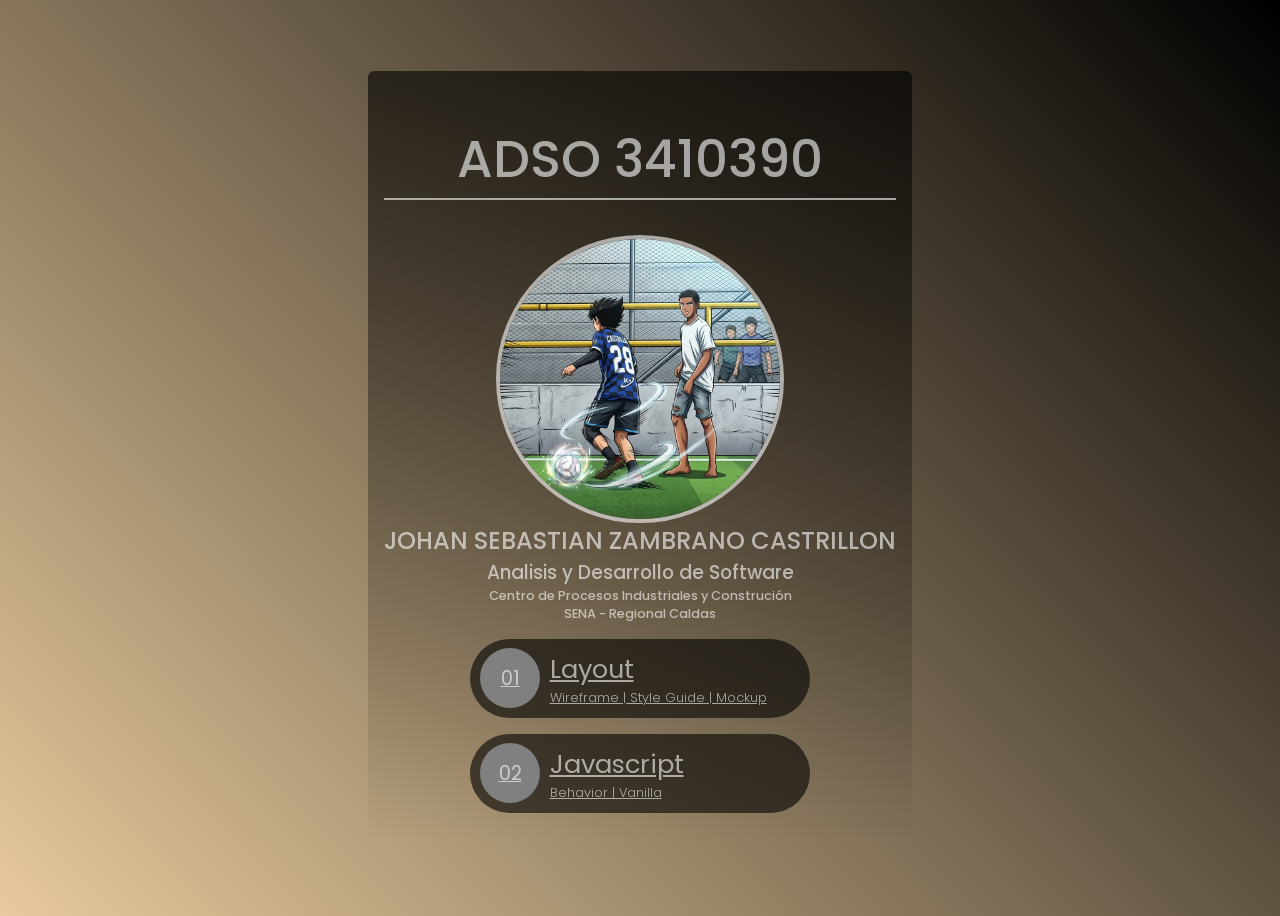
<file: index.html>
<!DOCTYPE html>
<html lang="en">
<head>
    <meta charset="UTF-8">
    <meta name="viewport" content="width=device-width, initial-scale=1.0">
    <title>ADSO 3410390</title>
    <link rel="stylesheet" href="src/css/master.css">
</head>
<body class="mainmenu">
    <main>
        <header>
            <h1>ADSO 3410390</h1>
            <img src="src/images/Gemini_Generated_Image_lycitxlycitxlyci.png" alt="My Profile">
            <h2>Johan Sebastian Zambrano Castrillon</h2>
            <h3>Analisis y Desarrollo de Software</h3>
            <h4>Centro de Procesos Industriales y Construción </h4>
            <h5>SENA - Regional Caldas</h5>
        </header>
        <menu>
            <a href="01-layout/index.html">
                <span>01</span>
                <aside>
                    <h3>Layout</h3>
                    <small>Wireframe | Style Guide | Mockup</small>
                </aside>
            </a>
            <a href="02-javascript/index.html">
                <span>02</span>
                <aside>
                    <h3>Javascript</h3>
                    <small>Behavior | Vanilla</small>
                </aside>
            </a>
        </menu>

    </main>
</body>
</html>
</file>
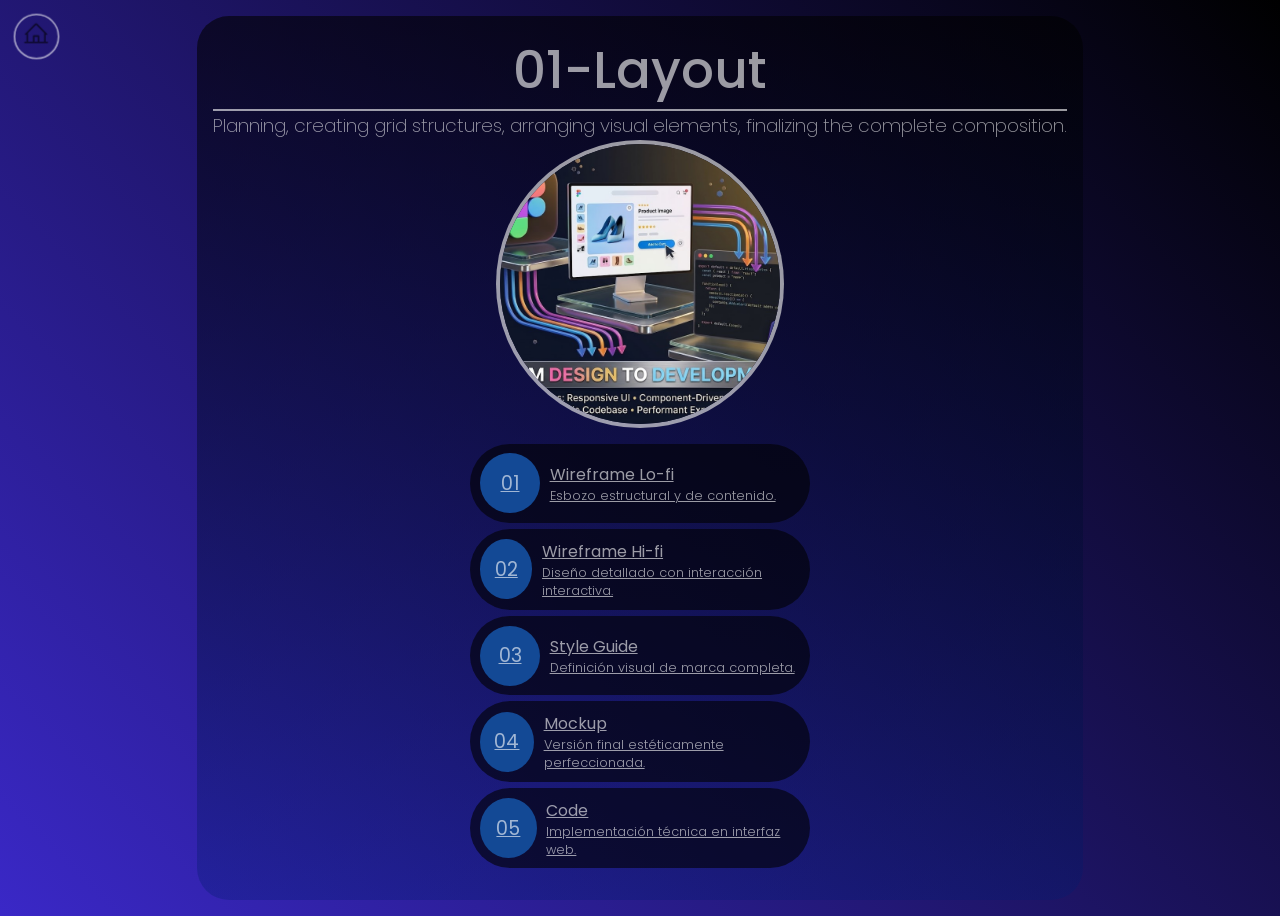
<file: 01-layout/index.html>
<!DOCTYPE html>
<html lang="en">

<head>
    <meta charset="UTF-8">
    <meta name="viewport" content="width=device-width, initial-scale=1.0">
    <title>ADSO 3410390</title>
    <link rel="stylesheet" href="css-layout.css">
</head>

<body class="mainmenu layout">
  <nav class="back">
    <a href="../index.html">
      <svg xmlns="http://www.w3.org/2000/svg" width="32" height="32" fill="#000000" viewBox="0 0 256 256"><path d="M240,208H224V136l2.34,2.34A8,8,0,0,0,237.66,127L139.31,28.68a16,16,0,0,0-22.62,0L18.34,127a8,8,0,0,0,11.32,11.31L32,136v72H16a8,8,0,0,0,0,16H240a8,8,0,0,0,0-16ZM48,120l80-80,80,80v88H160V152a8,8,0,0,0-8-8H104a8,8,0,0,0-8,8v56H48Zm96,88H112V160h32Z"></path></svg>
    </a>
  </nav>
    <main>
        <header>
            <h1>01-Layout</h1>
            <h3>Planning, creating grid structures, arranging visual elements, finalizing the complete composition.</h3>
            <img src="../src/images/layout.png" alt="Layout logo">
        </header>
        <menu>
            <a href="01-Layout/index.html" >
                <span>01</span>
                <aside>
                    <h3>Wireframe Lo-fi</h3>
                    <small>Esbozo estructural y de contenido.</small>
                </aside>
            </a>
            <a  href="wiframe-Hi-Fi/index.html" class="link-two" >
                <span>02</span>
                <aside>
                    <h3>Wireframe Hi-fi</h3>
                    <small>Diseño detallado con interacción interactiva.</small>
                </aside>
            </a>
            <a href="style-guia/index.html" >
                <span>03</span>
                <aside>
                    <h3>Style Guide</h3>
                    <small>Definición visual de marca completa.</small>
                </aside>
            </a>
            <a  href="mockup/index.html">
                <span>04</span>
                <aside>
                    <h3>Mockup</h3>
                    <small>Versión final estéticamente perfeccionada.</small>
                </aside>
            </a>
            <a  href="05-code/index.html" target="_blank" >
                <span>05</span>
                <aside>
                    <h3>Code</h3>
                    <small>Implementación técnica en interfaz web.</small>
                </aside>
            </a>
        </menu>
    </main>
</body>

</html>
</file>
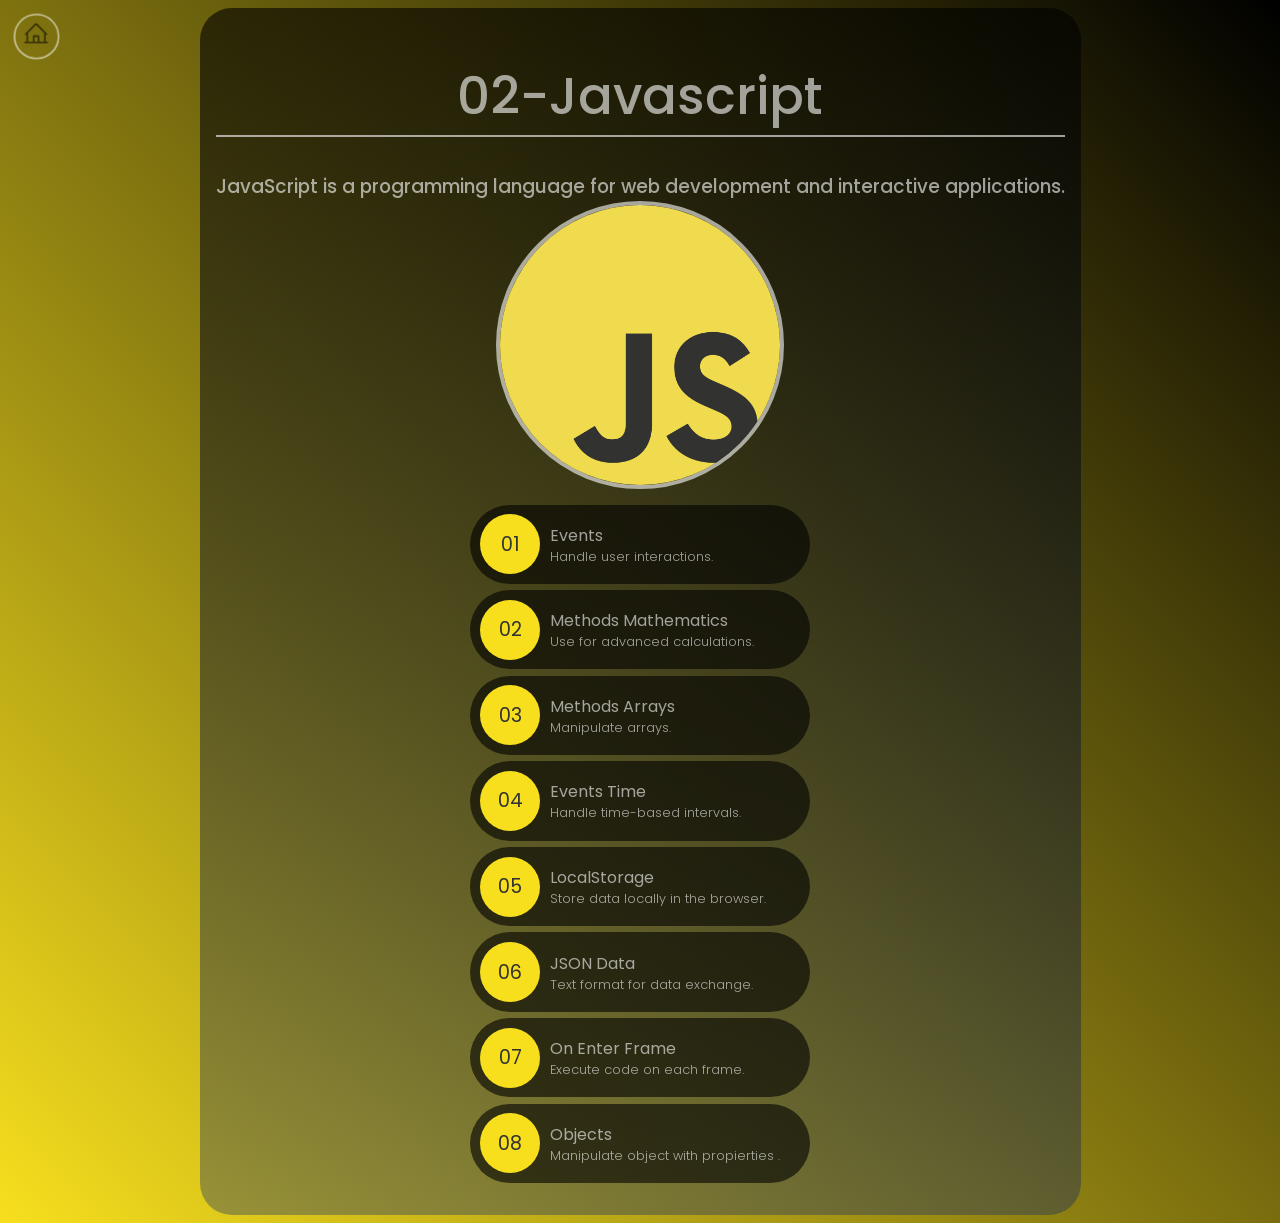
<file: 02-javascript/index.html>
<!DOCTYPE html>
<html lang="en">

<head>
    <meta charset="UTF-8">
    <meta name="viewport" content="width=device-width, initial-scale=1.0">
    <title>ADSO 3410390</title>
    <link rel="stylesheet" href="../01-layout/css-layout.css">
</head>

<body class="mainmenu javascript">
    <nav class="back">
        <a href="../index.html">
            <svg xmlns="http://www.w3.org/2000/svg" width="32" height="32" fill="#000000" viewBox="0 0 256 256">
                <path
                    d="M240,208H224V136l2.34,2.34A8,8,0,0,0,237.66,127L139.31,28.68a16,16,0,0,0-22.62,0L18.34,127a8,8,0,0,0,11.32,11.31L32,136v72H16a8,8,0,0,0,0,16H240a8,8,0,0,0,0-16ZM48,120l80-80,80,80v88H160V152a8,8,0,0,0-8-8H104a8,8,0,0,0-8,8v56H48Zm96,88H112V160h32Z">
                </path>
            </svg>
        </a>
    </nav>
    <main>
        <header>
            <h1>02-Javascript</h1>
            <h3>JavaScript is a programming language for web development and interactive applications.</h3>
            <img src="../src/images/logo-js.png" alt="JavaScript">
        </header>
        <menu>
            <a href="01-events.html">
                <span>01</span>
                <aside>
                    <h3>Events</h3>
                    <small>Handle user interactions.</small>
                </aside>
            </a>
            <a href="02-math-methods.html">
                <span>02</span>
                <aside>
                    <h3>Methods Mathematics</h3>
                    <small> Use for advanced calculations.</small>
                </aside>
                <a href="03-array-methods.html">
                    <span>03</span>
                    <aside>
                        <h3>Methods Arrays</h3>
                        <small>Manipulate arrays.</small>
                    </aside>
                </a>
                <a href="04-events-time.html">
                    <span>04</span>
                    <aside>
                        <h3>Events Time</h3>
                        <small>Handle time-based intervals.</small>
                    </aside>
                </a>
                <a href="05-localstorage.html">
                    <span>05</span>
                    <aside>
                        <h3>LocalStorage</h3>
                        <small>Store data locally in the browser.</small>
                    </aside>
                </a>
                <a href="06-jsondata.html">
                    <span>06</span>
                    <aside>
                        <h3>JSON Data</h3>
                        <small>Text format for data exchange.</small>
                    </aside>
                </a>
                <a href="07-onenterframe.html">
                    <span>07</span>
                    <aside>
                        <h3>On Enter Frame</h3>
                        <small>Execute code on each frame.</small>
                    </aside>
                </a>
                <a href="08-objects.html">
                    <span>08</span>
                    <aside> 
                        <h3>Objects</h3>
                        <small>Manipulate object with propierties .</small>
                    </aside>
                </a>
        </menu>
    </main>
</body>

</html>
</file>
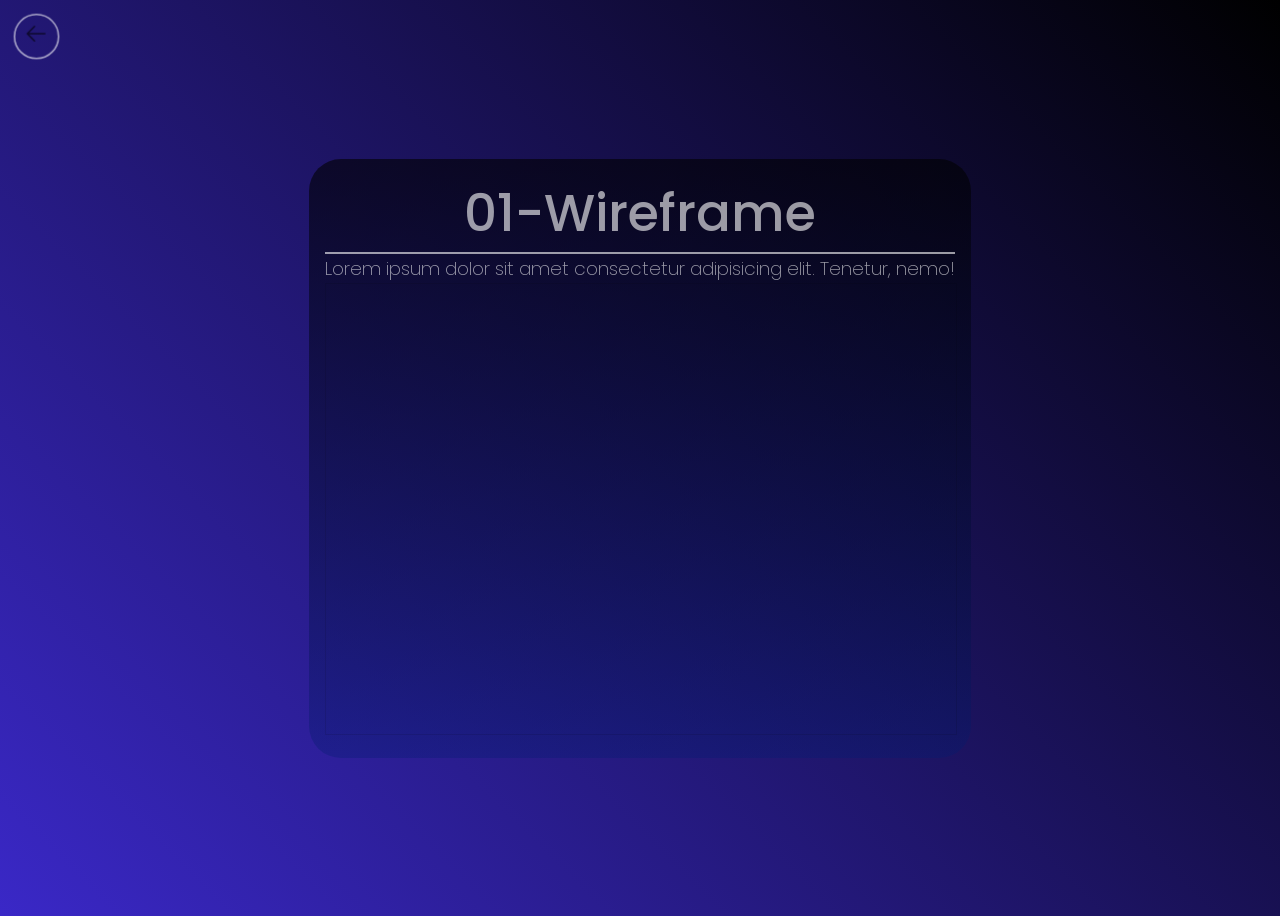
<file: 01-layout/01-Layout/index.html>
<!DOCTYPE html>
<html lang="en">

<head>
    <meta charset="UTF-8">
    <meta name="viewport" content="width=device-width, initial-scale=1.0">
    <title>ADSO 3410390</title>
    <link rel="stylesheet" href="../css-layout.css">
</head>

<body class="mainmenu layout">
  <nav class="back">
    <a href="../../index.html">
      <svg xmlns="http://www.w3.org/2000/svg" width="32" height="32" fill="#000000" viewBox="0 0 256 256"><path d="M224,128a8,8,0,0,1-8,8H59.31l58.35,58.34a8,8,0,0,1-11.32,11.32l-72-72a8,8,0,0,1,0-11.32l72-72a8,8,0,0,1,11.32,11.32L59.31,120H216A8,8,0,0,1,224,128Z"></path></svg>
    </a>
  </nav>
    <main>
        <header>
            <h1>01-Wireframe</h1>
            <h3>Lorem ipsum dolor sit amet consectetur adipisicing elit. Tenetur, nemo!</h3>
        </header>
        <section>
          <iframe style="border: 1px solid rgba(0, 0, 0, 0.1);" width="100%" height="450" src="https://embed.figma.com/design/l94N8UJW2yUDgBoRDkwiBE/Sin-t%C3%ADtulo?node-id=0-1&embed-host=share" allowfullscreen></iframe>
        </section>
    </main>
</body>

</html>
</file>
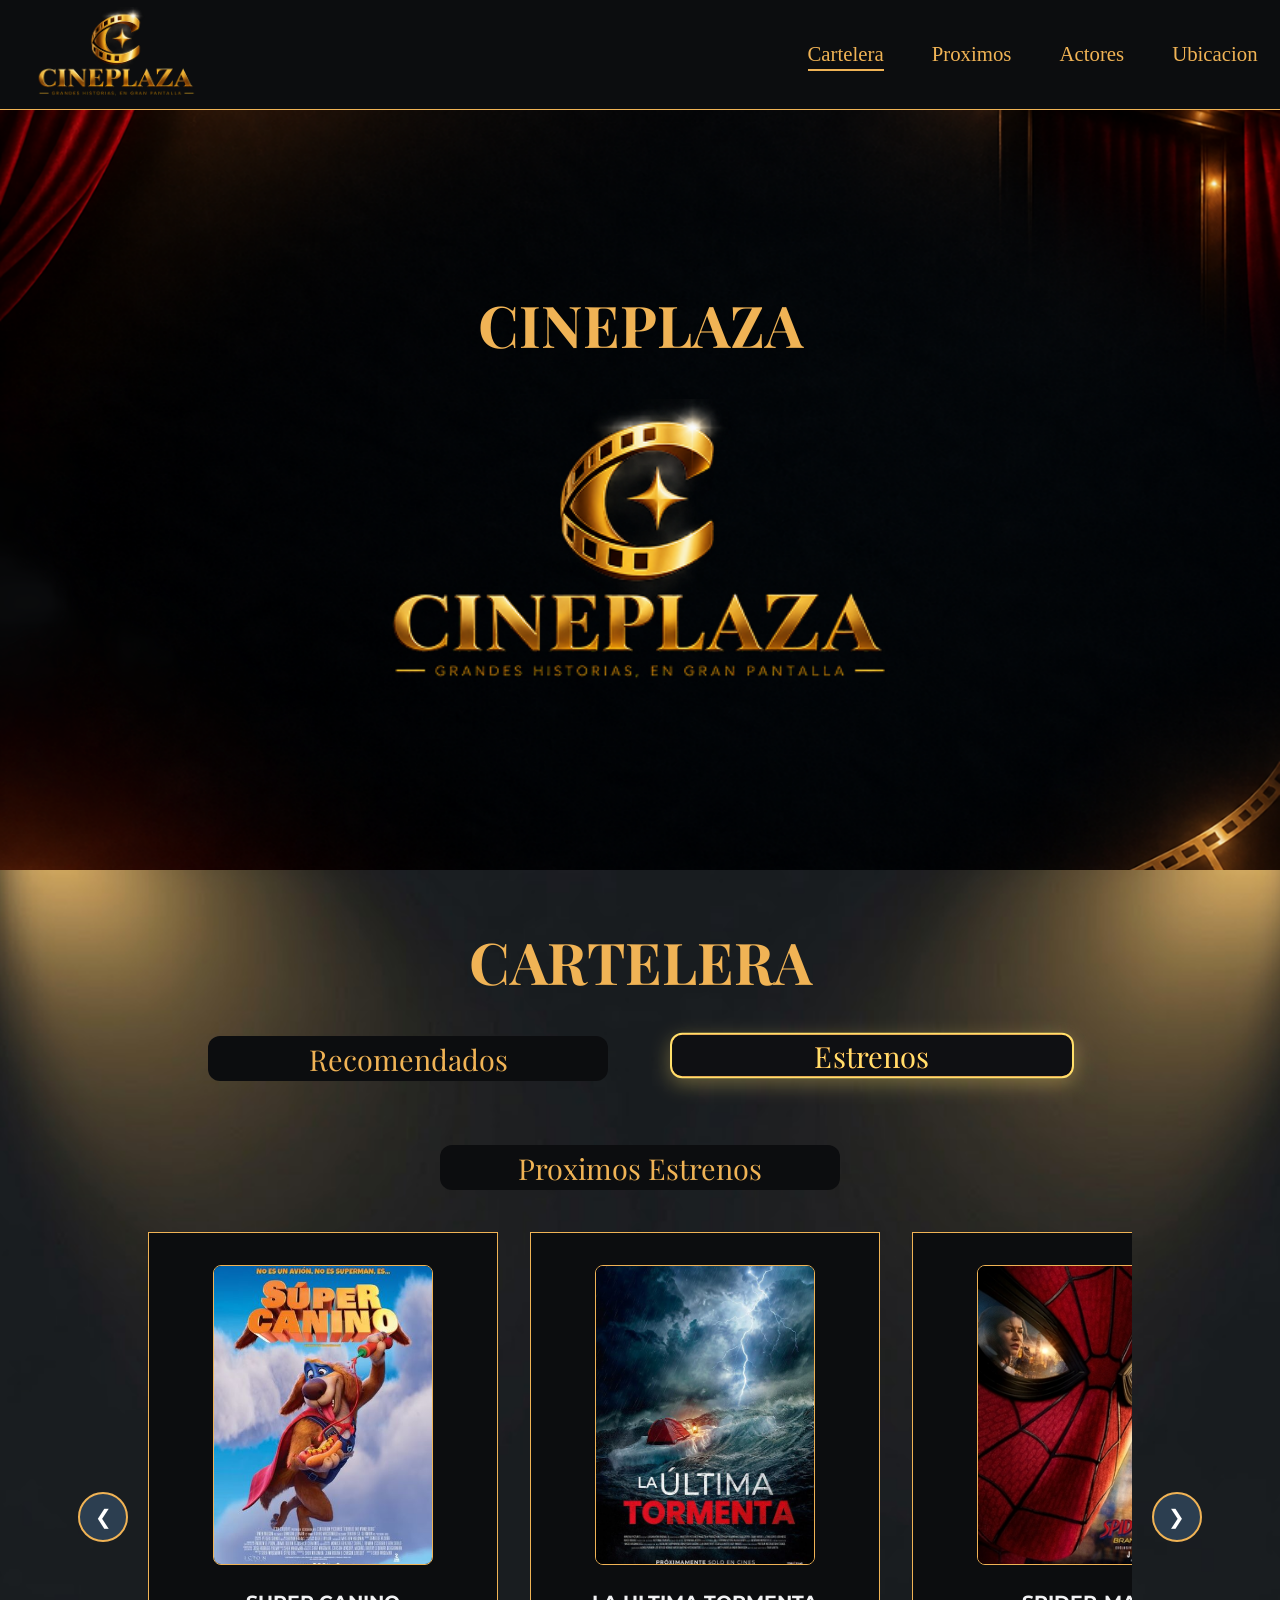
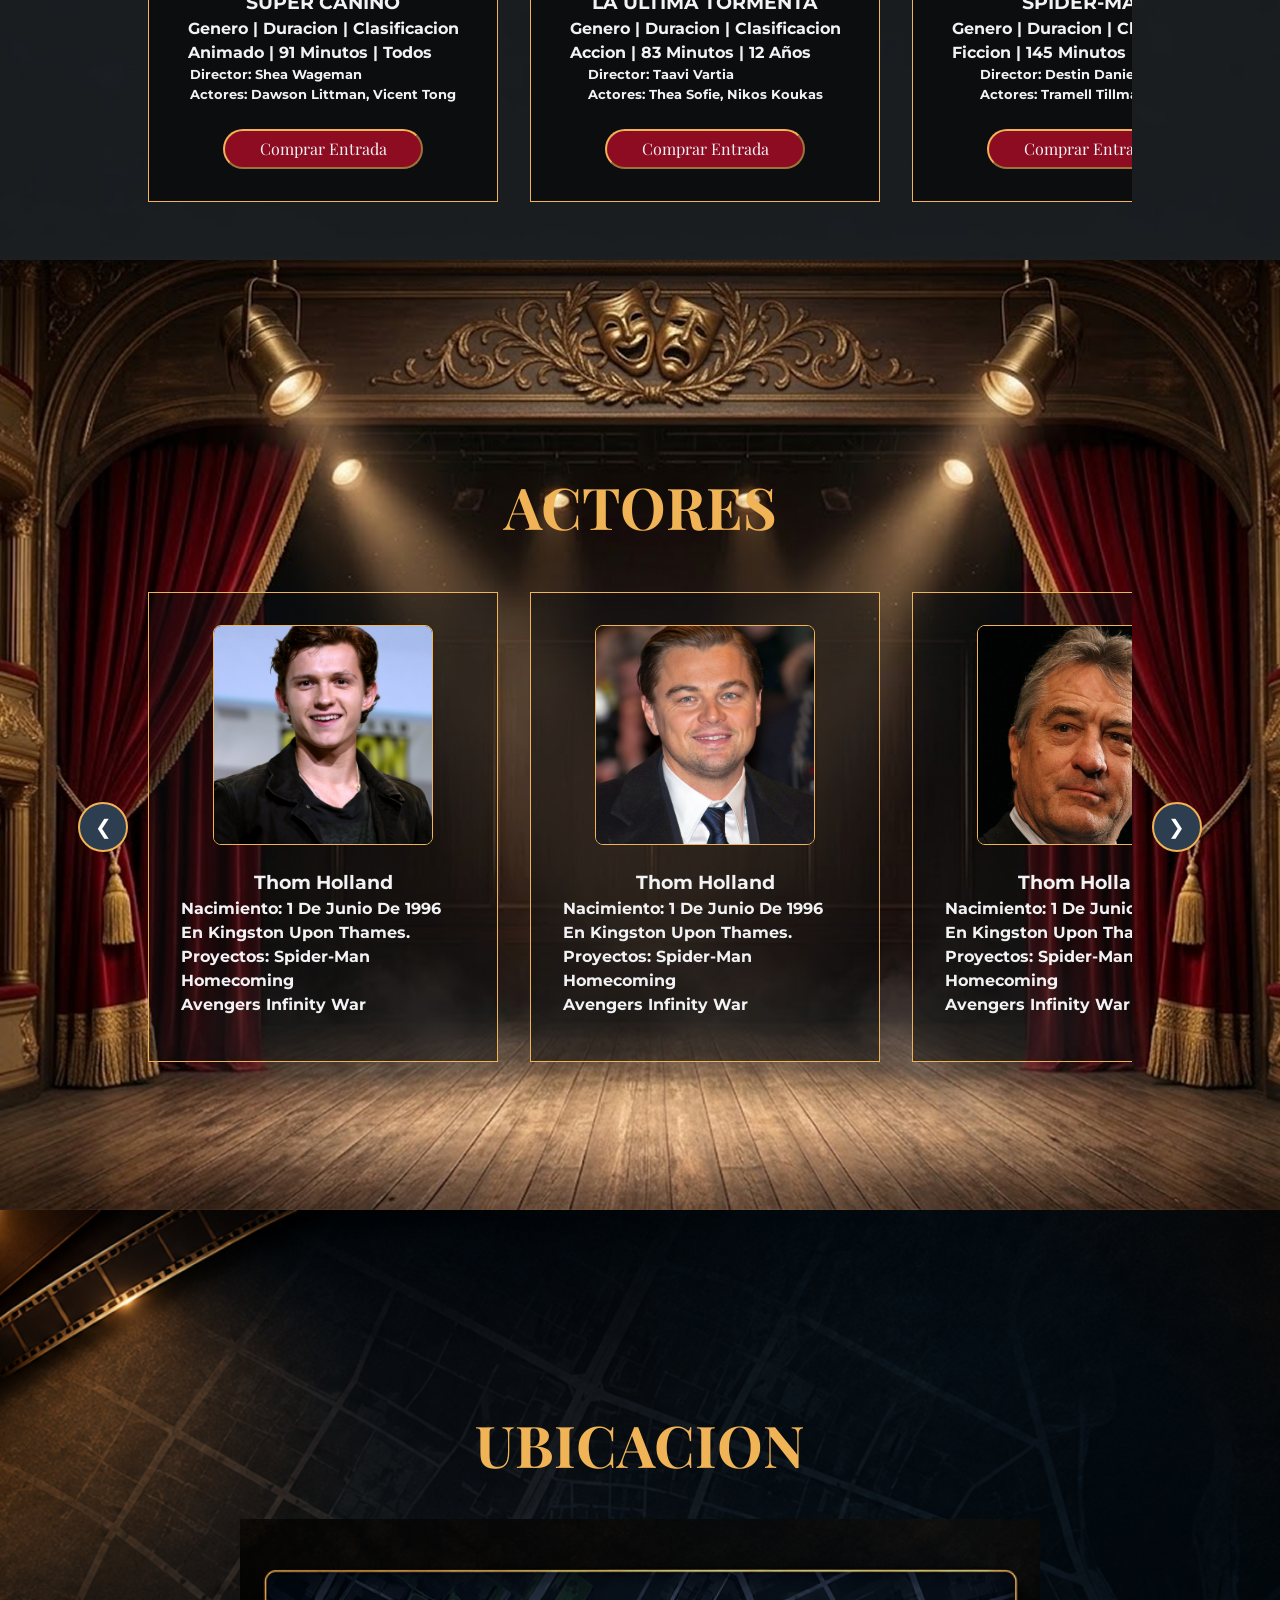
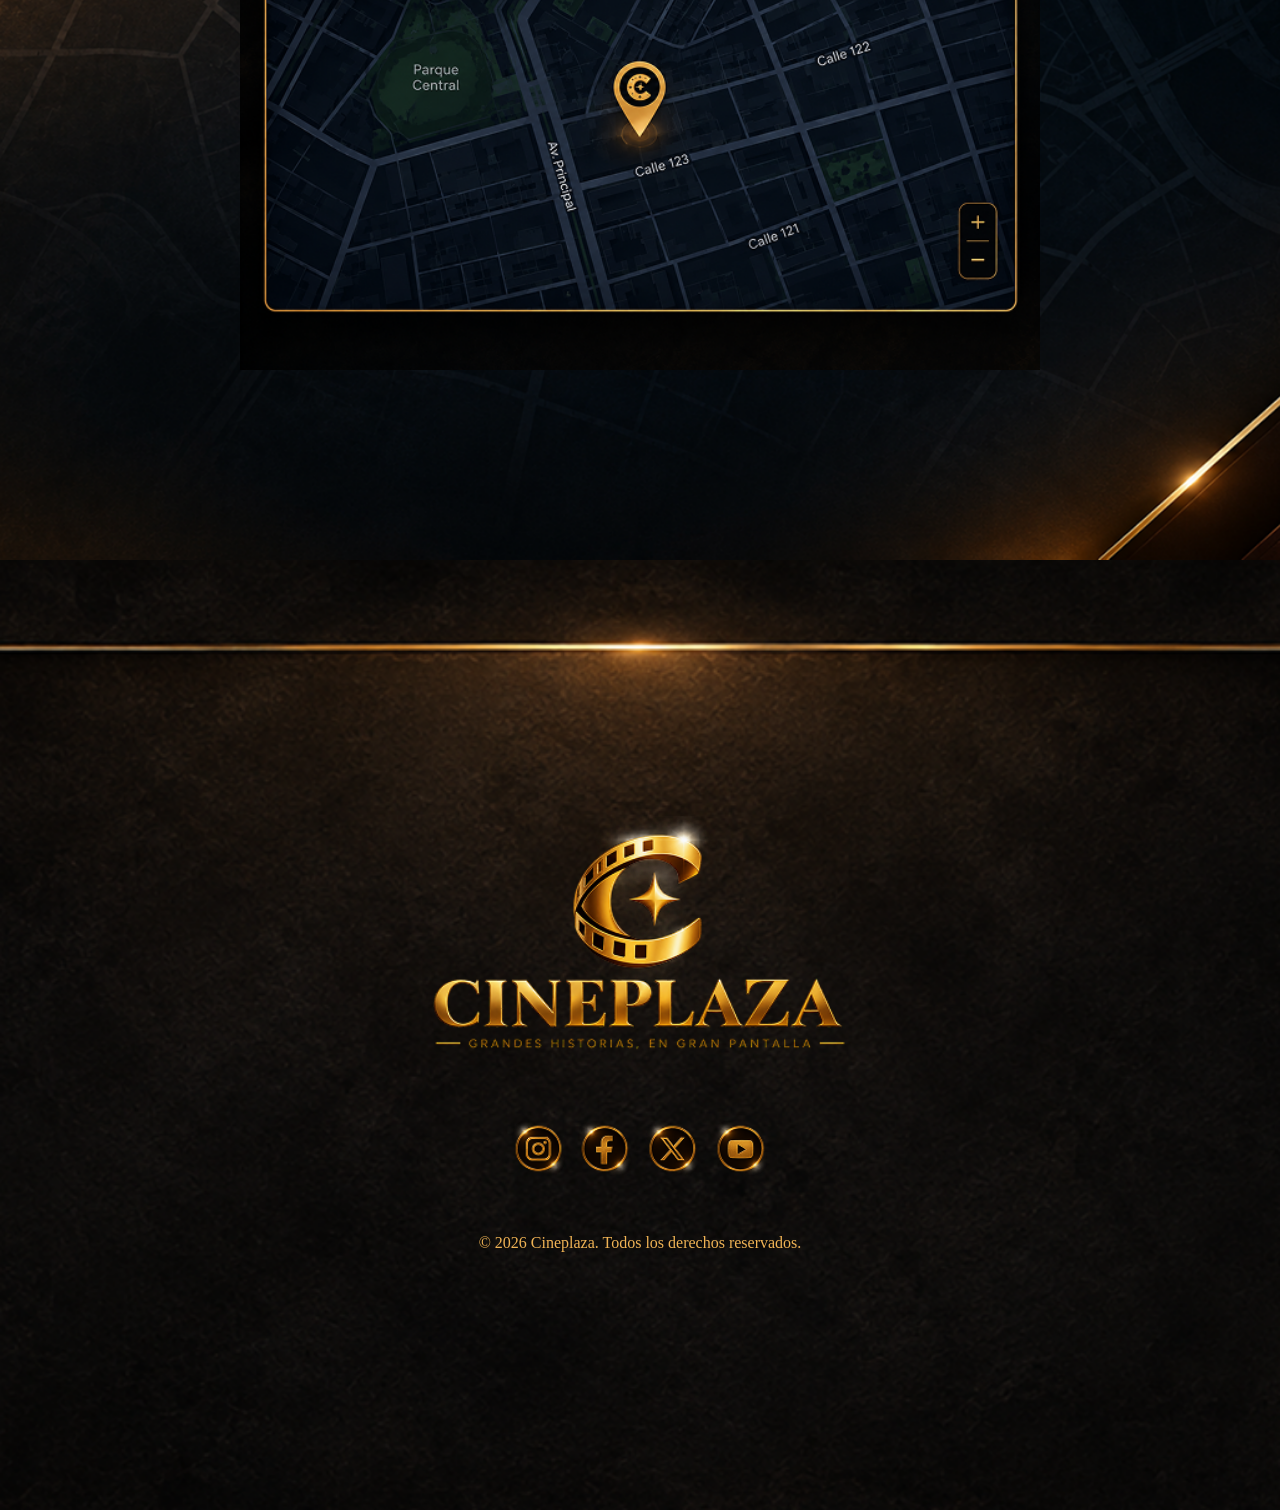
<file: 01-layout/05-code/index.html>
<!DOCTYPE html>
<html lang="en">
<head>
  <meta charset="UTF-8">
  <meta name="viewport" content="width=device-width, initial-scale=1.0">
  <title>Cine Plaza</title>
  <link rel="stylesheet" href="css/reset.css">
  <link rel="stylesheet" href="css/master.css">
</head>
<body>
  <main>
    <header id="navbar">
      <img class="logo" src="images/logo.png" alt="Logo">
      <nav class="options">
        <a href="#cartelera" class="active">Cartelera</a>
        <a href="#proximos">Proximos</a>
        <a href="#actores">Actores</a>
        <a href="#ubicacion">Ubicacion</a>
      </nav>
      <button id="mburger">
        <span></span>
        <span></span>
        <span></span>
      </button>
    </header>

    <!-- 02-About -->
    <section id="cineplaza">
      <h2>cineplaza</h2>
      <img class="logo" src="images/logo.png" alt="Logo">
    </section>

    <!-- 03 Cartelera -->
    <section id="cartelera">
      <h2>Cartelera</h2>
      <div class="filters">
        <button>Recomendados</button>
        <button class="active">Estrenos</button>
        <button>Proximos Estrenos</button>
      </div>
      
      <div class="carousel-container">
        <button class="nav-btn prev-btn" id="prevBtnCartelera">&#10094;</button>
        
        <div class="carousel cards" id="carouselCartelera">
          <figure class="card">
            <img class="peliculas" src="images/pelicula1.jpeg" alt="Pelicula 1">
            <h3>SUPER CANINO</h3>
            <h4> Genero | Duracion | Clasificacion 
              <br> Animado | 91 Minutos | Todos
            </h4>
            <h5>
              Director: Shea Wageman
              <br>Actores: Dawson Littman, Vicent Tong
            </h5>
            <button class="ComprarEntrada">Comprar Entrada</button>
          </figure>

          <figure class="card">
            <img class="peliculas" src="images/pelicula2.jpg" alt="Pelicula 2">
            <h3>LA ULTIMA TORMENTA</h3>
            <h4> Genero | Duracion | Clasificacion 
              <br> Accion | 83 Minutos | 12 Años
            </h4>
            <h5>
              Director: Taavi Vartia
              <br>Actores: Thea Sofie, Nikos Koukas
            </h5>
            <button class="ComprarEntrada">Comprar Entrada</button>
          </figure>

          <figure class="card">
            <img class="peliculas" src="images/pelicula3.jpg" alt="Pelicula 3">
            <h3>SPIDER-MAN</h3>
            <h4> Genero | Duracion | Clasificacion 
              <br> Ficcion | 145 Minutos | 12 Años
            </h4>
            <h5>
              Director: Destin Daniel Cretton
              <br>Actores: Tramell Tillman
            </h5>
            <button class="ComprarEntrada">Comprar Entrada</button>
          </figure>

          <figure class="card">
            <img class="peliculas" src="images/pelicula4.jpg" alt="Pelicula 4">
            <h3>DUNA</h3>
            <h4> Genero | Duracion | Clasificacion 
              <br> Accion | 166 Minutos | 12 Años
            </h4>
            <h5>
              Director: Shea Wageman
              <br>Actores: Dawson Littman, Vicent Tong
            </h5>
            <button class="ComprarEntrada">Comprar Entrada</button>
          </figure>
        </div>

        <button class="nav-btn next-btn" id="nextBtnCartelera">&#10095;</button>
      </div>
    </section>

    <!-- 04 Actores -->
    <section id="actores">
      <h2>Actores</h2>
      
      <div class="carousel-container">
        <button class="nav-btn prev-btn" id="prevBtnActores">&#10094;</button>
        
        <div class="carousel actorcards" id="carouselActores">
          <figure class="card actors">
            <img class="actores" src="images/actor1.jpg" alt="Actor 1">
            <h3>Thom Holland</h3>
            <h4> Nacimiento: 1 De Junio De 1996
              <br>En Kingston Upon Thames. 
              <br> Proyectos: Spider-Man Homecoming
              <br> Avengers Infinity War
            </h4>
          </figure>

          <figure class="card actors">
            <img class="actores" src="images/actor2.jpg" alt="Actor 2">
            <h3>Thom Holland</h3>
            <h4> Nacimiento: 1 De Junio De 1996
              <br>En Kingston Upon Thames. 
              <br> Proyectos: Spider-Man Homecoming
              <br> Avengers Infinity War
            </h4>
          </figure>

          <figure class="card actors">
            <img class="actores" src="images/actor3.jpg" alt="Actor 3">
            <h3>Thom Holland</h3>
            <h4> Nacimiento: 1 De Junio De 1996
              <br>En Kingston Upon Thames. 
              <br> Proyectos: Spider-Man Homecoming
              <br> Avengers Infinity War
            </h4>
          </figure>
        </div>

        <button class="nav-btn next-btn" id="nextBtnActores">&#10095;</button>
      </div>
    </section>

    <section id="ubicacion">
      <h2>UBICACION</h2>
      <img class="mapa" src="images/mapa.png" alt="Mapa">
    </section>

    <section id="final">
      <img class="creditos" src="images/logo.png" alt="final">
      <img class="redes" src="images/redes.png" alt="final">
      <p>© 2026 Cineplaza. Todos los derechos reservados.</p>
    </section>
  </main>
  <script src="js/app.js"></script>
</body>
</html>
</file>
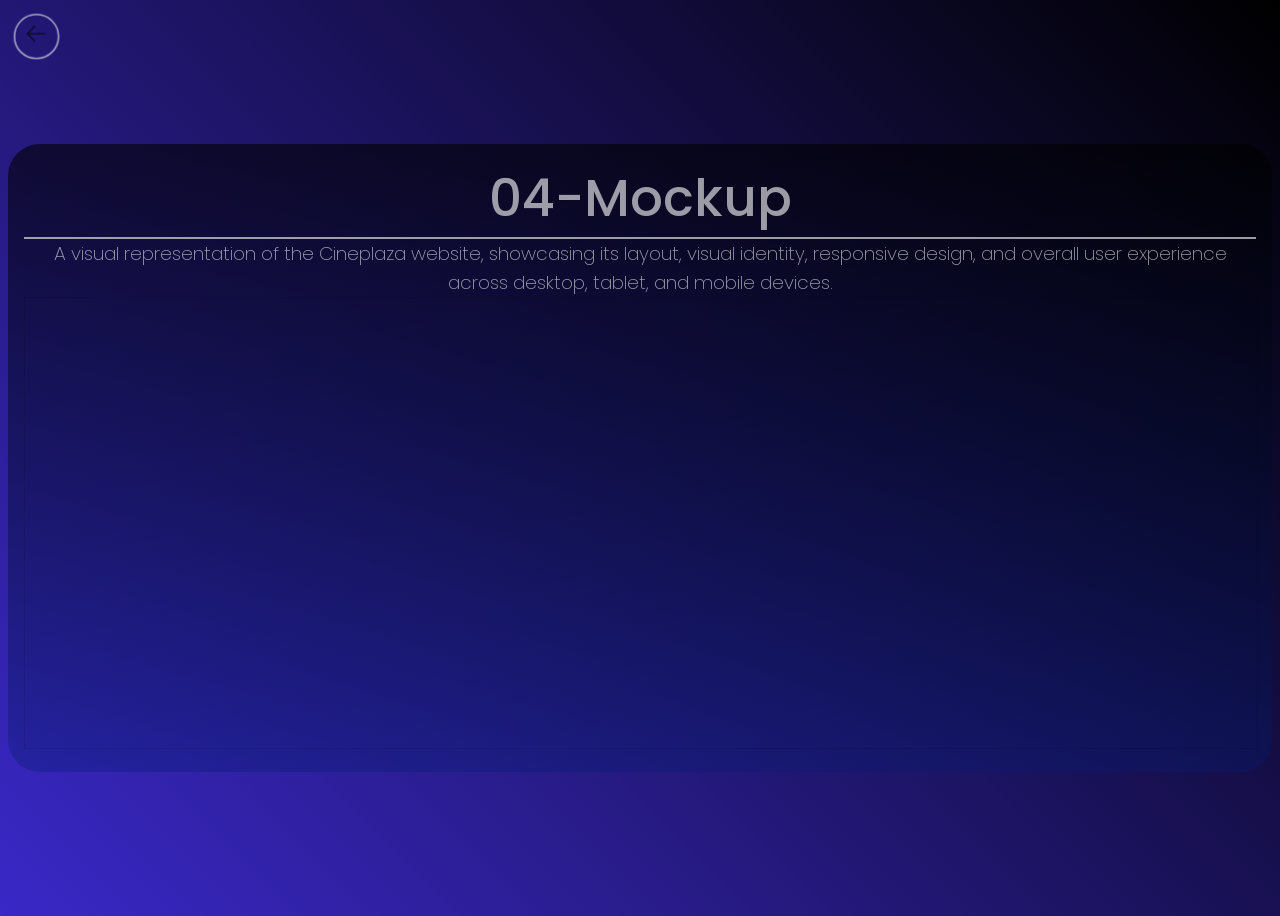
<file: 01-layout/mockup/index.html>
<!DOCTYPE html>
<html lang="en">

<head>
    <meta charset="UTF-8">
    <meta name="viewport" content="width=device-width, initial-scale=1.0">
    <title>ADSO 3410390</title>
    <link rel="stylesheet" href="../css-layout.css">
</head>

<body class="mainmenu layout">
  <nav class="back">
    <a href="../../index.html">
      <svg xmlns="http://www.w3.org/2000/svg" width="32" height="32" fill="#000000" viewBox="0 0 256 256"><path d="M224,128a8,8,0,0,1-8,8H59.31l58.35,58.34a8,8,0,0,1-11.32,11.32l-72-72a8,8,0,0,1,0-11.32l72-72a8,8,0,0,1,11.32,11.32L59.31,120H216A8,8,0,0,1,224,128Z"></path></svg>
    </a>
  </nav>
    <main>
        <header>
            <h1>04-Mockup</h1>
            <h3>A visual representation of the Cineplaza website, showcasing its layout, visual identity, responsive design, and overall user experience across desktop, tablet, and mobile devices.</h3>
        </header>
        <section>
          <iframe style="border: 1px solid rgba(0, 0, 0, 0.1);" width="100%" height="450" src="https://embed.figma.com/design/l94N8UJW2yUDgBoRDkwiBE/Sin-t%C3%ADtulo?node-id=203-587&embed-host=share" allowfullscreen></iframe>
        </section>
    </main>
</body>

</html>
</file>
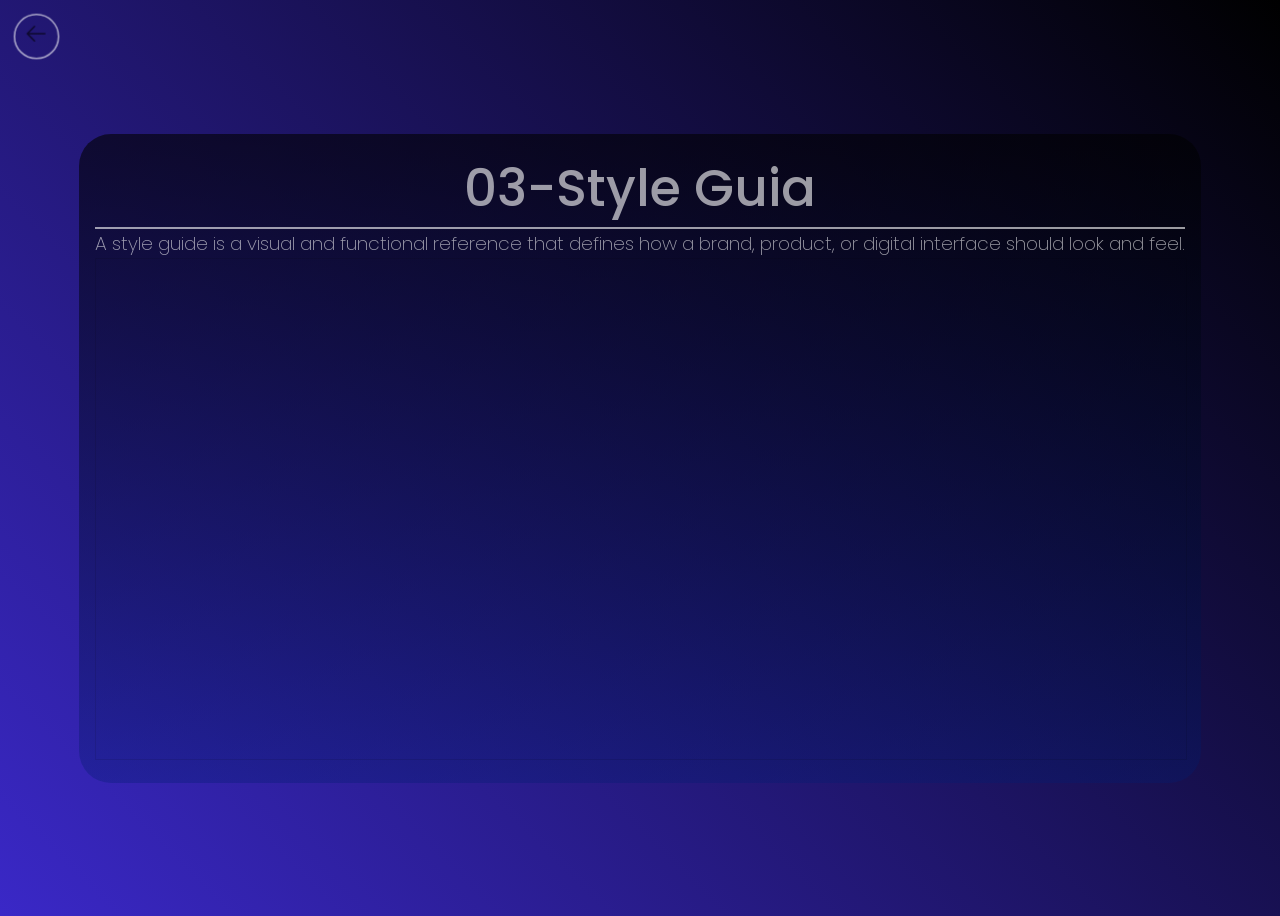
<file: 01-layout/style-guia/index.html>
<!DOCTYPE html>
<html lang="en">

<head>
    <meta charset="UTF-8">
    <meta name="viewport" content="width=device-width, initial-scale=1.0">
    <title>ADSO 3410390</title>
    <link rel="stylesheet" href="../css-layout.css">
</head>

<body class="mainmenu layout">
  <nav class="back">
    <a href="../../index.html">
      <svg xmlns="http://www.w3.org/2000/svg" width="32" height="32" fill="#000000" viewBox="0 0 256 256"><path d="M224,128a8,8,0,0,1-8,8H59.31l58.35,58.34a8,8,0,0,1-11.32,11.32l-72-72a8,8,0,0,1,0-11.32l72-72a8,8,0,0,1,11.32,11.32L59.31,120H216A8,8,0,0,1,224,128Z"></path></svg>
    </a>
  </nav>
    <main>
        <header>
            <h1>03-Style Guia</h1>
            <h3>A style guide is a visual and functional reference that defines how a brand, product, or digital interface should look and feel.</h3>
        </header>
        <section>
          <iframe style="border: 1px solid rgba(0, 0, 0, 0.1) ;" width="100%" height="500" src="https://embed.figma.com/design/TK6ELSS3cBGxSUsOZcpAqA/Style-Guia?node-id=0-1&embed-host=share" allowfullscreen></iframe>

        </section>
    </main>
</body>

</html>
</file>
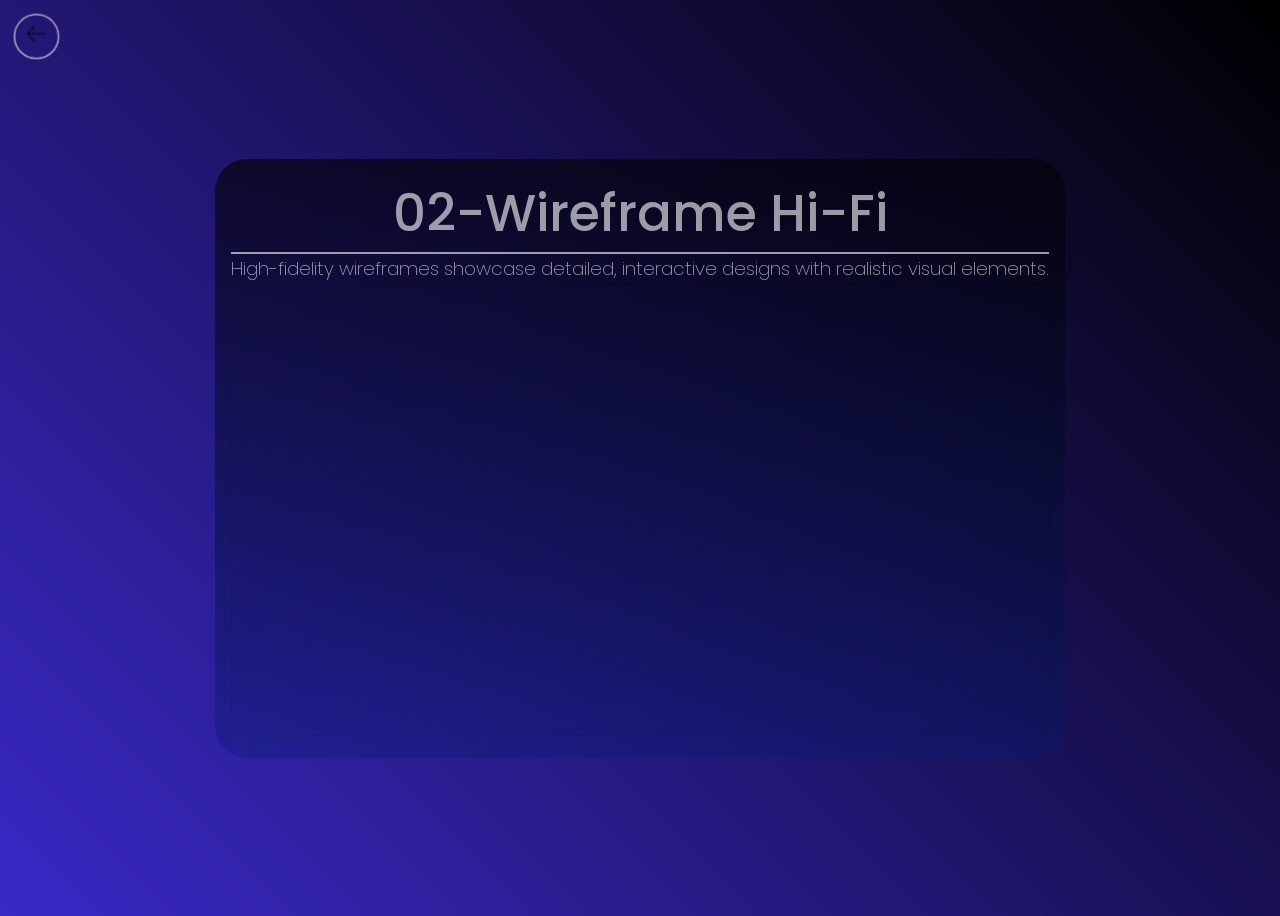
<file: 01-layout/wiframe-Hi-Fi/index.html>
<!DOCTYPE html>
<html lang="en">

<head>
    <meta charset="UTF-8">
    <meta name="viewport" content="width=device-width, initial-scale=1.0">
    <title>ADSO 3410390</title>
    <link rel="stylesheet" href="../css-layout.css">
</head>

<body class="mainmenu layout">
  <nav class="back">
    <a href="../../index.html">
      <svg xmlns="http://www.w3.org/2000/svg" width="32" height="32" fill="#000000" viewBox="0 0 256 256"><path d="M224,128a8,8,0,0,1-8,8H59.31l58.35,58.34a8,8,0,0,1-11.32,11.32l-72-72a8,8,0,0,1,0-11.32l72-72a8,8,0,0,1,11.32,11.32L59.31,120H216A8,8,0,0,1,224,128Z"></path></svg>
    </a>
  </nav>
    <main>
        <header>
            <h1>02-Wireframe Hi-Fi</h1>
            <h3>High-fidelity wireframes showcase detailed, interactive designs with realistic visual elements.</h3>
        </header>
        <section>
          <iframe style="border: 1px solid rgba(0, 0, 0, 0.1);" width="100%" height="450" src="https://embed.figma.com/design/l94N8UJW2yUDgBoRDkwiBE/Sin-t%C3%ADtulo?node-id=28-4&embed-host=share" allowfullscreen></iframe>
        </section>
    </main>
</body>

</html>
</file>
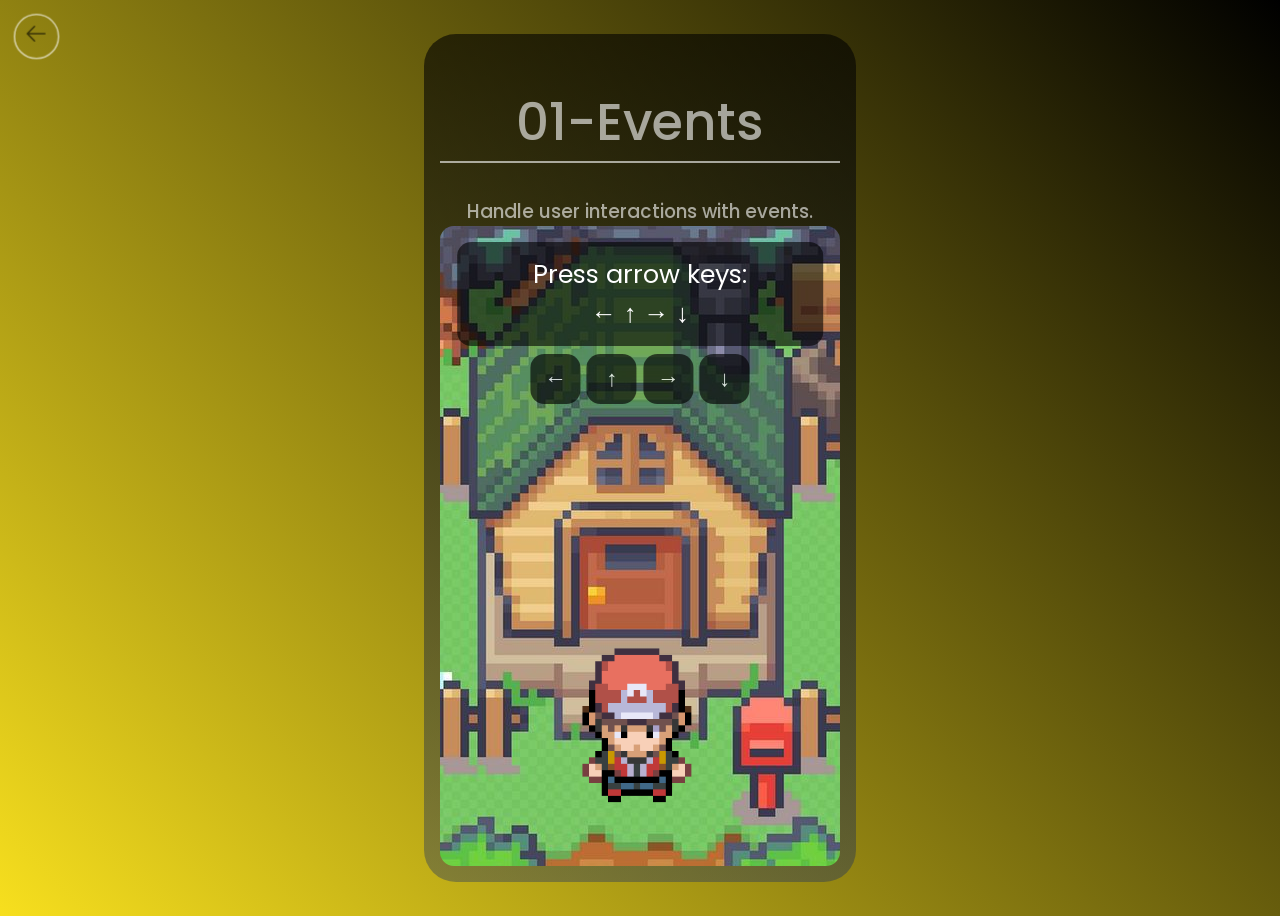
<file: 02-javascript/01-events.html>
<!DOCTYPE html>
<html lang="en">

<head>
    <meta charset="UTF-8">
    <meta name="viewport" content="width=device-width, initial-scale=1.0">
    <title>ADSO 3410390</title>
    <link rel="stylesheet" href="/01-layout/css-layout.css">
</head>

<body class="mainmenu javascript">
    <nav class="back">
        <a href="index.html">
            <svg xmlns="http://www.w3.org/2000/svg" width="32" height="32" fill="#000000" viewBox="0 0 256 256">
                <path
                    d="M224,128a8,8,0,0,1-8,8H59.31l58.35,58.34a8,8,0,0,1-11.32,11.32l-72-72a8,8,0,0,1,0-11.32l72-72a8,8,0,0,1,11.32,11.32L59.31,120H216A8,8,0,0,1,224,128Z">
                </path>
            </svg>
        </a>
    </nav>
    <main>
        <header>
            <h1>01-Events</h1>
            <h3>Handle user interactions with events.</h3>
        </header>
        <section>
            <div class="house">
                <div class="info">
                    Press arrow keys: <br>
                    &larr; &uarr; &rarr; &darr;
                </div>
                <div class="controls">
                    <button class="btn-left">&larr;</button>
                    <button class="btn-up">&uarr;</button>
                    <button class="btn-rigth">&rarr;</button>
                    <button class="btn-down">&darr;</button>
                </div>
                <div id="trainer" class="down"></div>
            </div>
        </section>
    </main>
    <script>
        // Elements
        const trainer = document.getElementById('trainer');
        const btnLeft = document.querySelector('.btn-left');
        const btnUp = document.querySelector('.btn-up');
        const btnRigth = document.querySelector('.btn-rigth');
        const btnDown = document.querySelector('.btn-down');

        // Events

        
        btnLeft.addEventListener('click', function () {
            trainer.className = 'left'
        });
        btnUp.addEventListener('click', function () {
            trainer.className = 'up'
        });
        btnRigth.addEventListener('click', function () {
            trainer.className = 'rigth'
        });
        btnDown.addEventListener('click', function () {
            trainer.className = 'down'
        });
        
        // Events
        btnLeft.addEventListener('click', function () {
            trainer.className = 'left'
        });
        btnUp.addEventListener('click', function () {
            trainer.className = 'up'
        });
        btnRigth.addEventListener('click', function () {
            trainer.className = 'rigth'
        });
        btnDown.addEventListener('click', function () {
            trainer.className = 'down'
        });

        // NUEVO: Control por teclado usando las flechas
        document.addEventListener('keydown', function (event) {
            switch (event.key) {
                case 'ArrowLeft':
                    btnLeft.click();
                    break;
                case 'ArrowUp':
                    btnUp.click();
                    break;
                case 'ArrowRight':
                    btnRigth.click();
                    break;
                case 'ArrowDown':
                    btnDown.click();
                    break;
            }
        });
        
    </script>
</body>

</html>
</file>
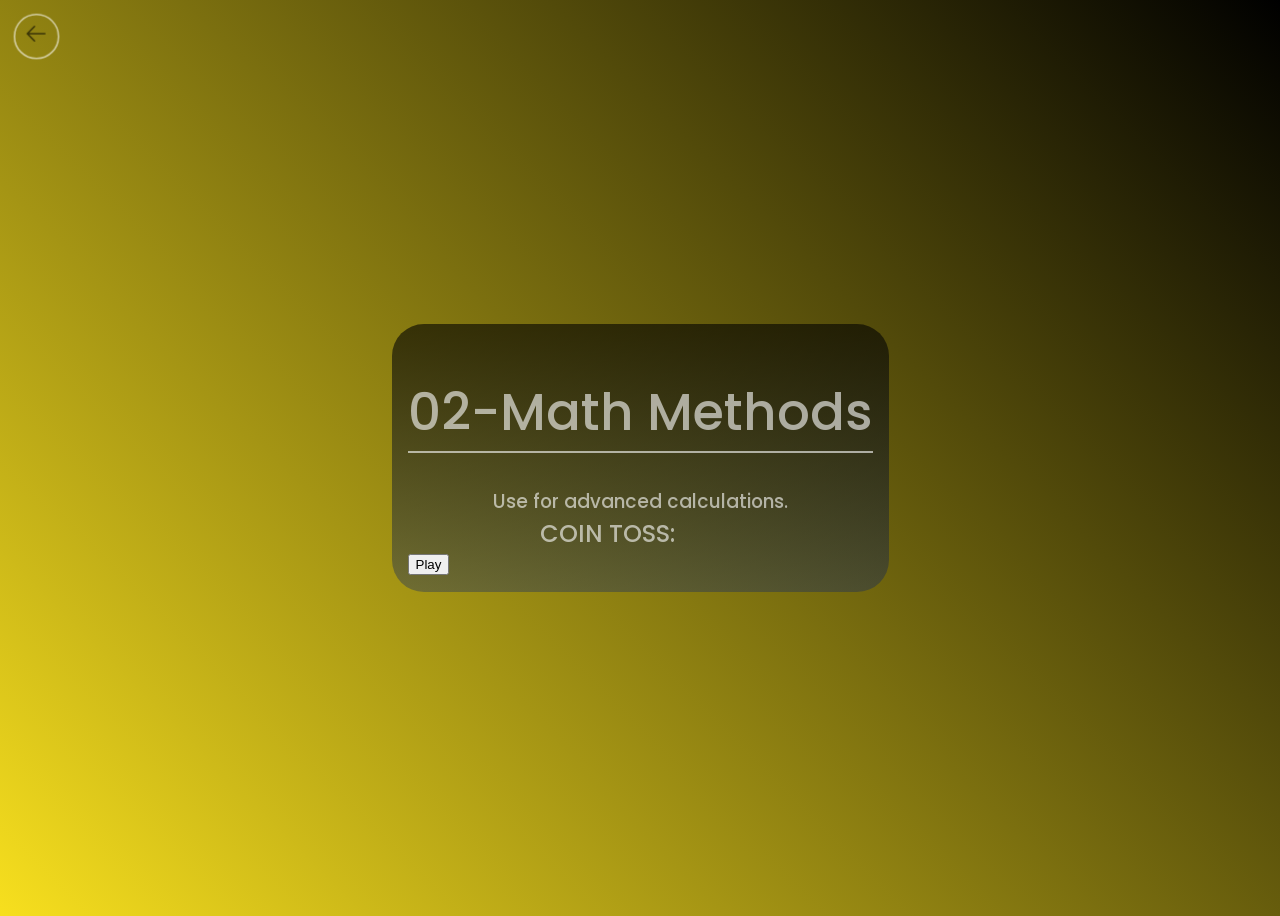
<file: 02-javascript/02-math-methods.html>
<!DOCTYPE html>
<html lang="en">

<head>
    <meta charset="UTF-8">
    <meta name="viewport" content="width=device-width, initial-scale=1.0">
    <title>ADSO 3410390</title>
    <link rel="stylesheet" href="/01-layout/css-layout.css">
</head>

<body class="mainmenu javascript">
    <nav class="back">
        <a href="index.html">
            <svg xmlns="http://www.w3.org/2000/svg" width="32" height="32" fill="#000000" viewBox="0 0 256 256">
                <path
                    d="M224,128a8,8,0,0,1-8,8H59.31l58.35,58.34a8,8,0,0,1-11.32,11.32l-72-72a8,8,0,0,1,0-11.32l72-72a8,8,0,0,1,11.32,11.32L59.31,120H216A8,8,0,0,1,224,128Z">
                </path>
            </svg>
        </a>
    </nav>
    <main>
        <header>
            <h1>02-Math Methods</h1>
            <h3>Use for advanced calculations.</h3>
        </header>
        <section>
            <h2>Coin Toss:</h2>
            <output></output> <button class="btnCoin">Play</button>
        </section>
    </main>
    <script>
        // Elements
        const output = document.querySelector('output');
        const btnCoin = document.querySelector('.btnCoin');

        btnCoin.addEventListener('click', () => {
            output.style.fontSize = '4rem';
            output.textContent = Math.round(Math.random());
        });
    </script>
</body>

</html>
</file>
<file: src/css/master.css>
/* Google Fonts: Poppins*/
@import url('https://fonts.googleapis.com/css2?family=Poppins:ital,wght@0,100;0,200;0,300;0,400;0,500;0,600;0,700;0,800;0,900;1,100;1,200;1,300;1,400;1,500;1,600;1,700;1,800;1,900&display=swap');


body {
    background: linear-gradient(45deg, rgb(231, 202, 157), rgb(0, 0, 0));
    color: #fff9;
    display: flex;
    font-family: Poppins, serif;
    justify-content: center;
    min-height: 100dvh;
    align-items: center;

    nav.back {
    alinear-ítems: centro;
    borde: 2px sólido #fff;
    Radio de frontera: 50%;
    pantalla: flex;
    justificar-contenido: centro;
    Altura: 40px;
    izquierda: 8px;
    opacidad: 0,6;
    Relleno: 0,4REM;
    posición: fija;
    arriba: 8px;
    transformar: escama (0,8);
    transición: todos los 0.4s de entrada con facilidad;
    Ancho: 40px;
    &:hover {
    transformar: escala(1.1);
    opacidad: 1;
        }
    }

    main{
        background: linear-gradient(to bottom, #0009, #0000);
        border-radius: 0.4rem;
        padding: 1rem;
        min-width: 380px;
    }
    /*  Main Menu*/
    &.mainmenu {
        main{
            header{
                h1{
                    border-bottom: 2px solid #fff9;
                    font-size: 3.2rem;
                    text-align: center;
                    font-weight: 450;
                }
            }
            img{
                border: 4px solid #fff9;
                border-radius: 50%;
                display: flex;
                height: 280px;
                margin: 0 auto;
                object-fit: cover;
                width: 280px;
            }
            h2{
                text-transform: uppercase;
                text-align: center;
                font-weight: 500;
                margin: 0;
            }
            h3{
                font-weight: 500;
                text-align: center;
                margin: 0;
            }
            h4{
                font-weight: 500;
                font-size: 0.8rem;
                text-align: center;
                margin: 0;
            }
            h5{
                font-size: 0.8rem;
                font-weight: 500;
                margin: 0;
                text-align: center;
            }
        }
        menu{
            align-items: center;
            display: flex;
            flex-direction: column;
            gap: 1rem;
            justify-content: center;
            padding: 0;
             a:is(:link, :visited) {
            align-items: center;
            background-color: #0009;
        border-radius: 5rem;
        color: #fff9;
        display: flex;
        padding: 0.6rem;
        transition: all 0.4s ease-in;
        width: 320px;

        /* Fuerza a que todos los textos internos mantengan el color deseado */
        & * {
        color: #fff9;
        }

        &:is(:hover) {
        background-color: #000c;
        transform: scale(1.04) translateX(18px);
        }
}
                span {
                    background-color: grey; 
                    border-radius: 50%;
                    display: flex;
                    justify-content: center;
                    align-items: center;
                    font-size: 1.2rem;
                    height: 60px;
                    width: 60px;
                }
                &:hover span {
                    background-color: #0009;
                }
                aside {
                    margin-left: 0.6rem;
                    display: flex;
                    flex-direction: column;
                    justify-content: center;
                    align-items: start;
                    h3 {
                        margin: 0;
                        font-size: 1.6rem;
                        font-weight: 400;
                    }
                    small {
                        color: #fff9;
                        font-size: 0.8rem;
                        font-weight: 300;
                    }
            }    }
        }
    }
}
</file>
<file: 01-layout/css-layout.css>
/* Google Fonts: Poppins*/
@import url('https://fonts.googleapis.com/css2?family=Poppins:ital,wght@0,100;0,200;0,300;0,400;0,500;0,600;0,700;0,800;0,900;1,100;1,200;1,300;1,400;1,500;1,600;1,700;1,800;1,900&display=swap');


body {
  background: linear-gradient(45deg, rgb(231, 202, 157), rgb(0, 0, 0));
  color: #fff9;
  display: flex;
  font-family: Poppins, serif;
  justify-content: center;
  min-height: 100dvh;
  align-items: center;

  nav.back {
    align-items: center;
    border: 2px solid #fff;
    border-radius: 50%;
    display: flex;
    justify-content: center;
    height: 40px;
    left: 8px;
    opacity: .6;
    padding: 0.4rem;
    position: fixed;
    top: 8px;
    transform: scale(.8);
    transition: all 0.4s ease-in;
    width: 40px;

    &:hover {
      transform: scale(1.1);
      opacity: 1;
    }
  }

  &.mainmenu.layout {
    background: linear-gradient(45deg, rgb(58, 40, 199), rgb(0, 0, 0));

    main {
      header {
        h1 {
          margin: 0;
        }

        h3 {
          font-weight: 200;
        }

        img {
          background-color: #0003;
        }
      }

      menu {
        gap: 0.4rem;

        a:is(:link, :visited) {
          span {
            background-color: rgb(19, 73, 149);
          }

          aside {
            h3 {
              font-size: 1rem;
            }
          }

          &:is(:hover) {
            background-color: rgb(83, 108, 192);
          }
        }
      }
    }
  }

  &.mainmenu.javascript {
    background: linear-gradient(45deg, #f7df1e, rgb(0, 0, 0));

    main {
      section {
        border-radius: 14px;
        corner-shape: squircle;
        width: 400px;

        div.house {
          background: url(/02-javascript/imgs/img1.jpg) no-repeat center / cover;
          border-radius: 14px;
          corner-shape: squircle;
          height: 640px;
          position: relative;

          div.info,
          div.controls,
          div#trainer {
            position: absolute;
          }

          div.info {
            background-color: #0009;
            border-radius: 14px;
            corner-shape: squircle;
            color: #fff;
            padding: 0.8rem;
            left: 50%;
            top: 1rem;
            text-align: center;
            font-size: 1.6rem;
            transform: translateX(-50%);
            width: 340px;
          }

          div.controls{
            display: flex;
            gap: 0.4rem;
            left: 50%;
            transform: translateX(-50%);
            top: 8rem;

            button{
              background-color: #000c;
              color: #fff;
              border: none;
              border-radius: 14px;
              corner-shape: squircle;
              font-size: 1.4rem;
              height: 50px;
              opacity: 0.8;
              transition: all 0.2s ease-in;
              width: 50px;

              &:hover{
                cursor: pointer;
                opacity: 1;
                transform: scale(1.1);
              }
            }
          }

          div#trainer{
            background: url(/02-javascript/imgs/img2.png)
                        repeat-x;
            height: 256px;
            left: 50%;
            transform: translateX(-50%);
            zoom: 0.8;
            bottom: 4rem;
            width: 256px;

            animation: 0.4s animaTrainer steps(4) infinite;

            &.down { background-position-y: calc(256px * 0) ; }
            &.left { background-position-y: calc(256px * -1) ; }
            &.rigth { background-position-y: calc(256px * -2) ; }
            &.up { background-position-y: calc(256px * -3) ; }
          }
        }
        header {
          h1 {
            font-size: 2.6rem;
          }
          
          h3 {
            font-weight: 200;
          }
          
          img {
            background-color: #0003;
          }
        }
      }
      
      menu {
        gap: 0.4rem;

        a:is(:link, :visited) {
          text-decoration: none;

          span {
            background-color: #f7df1e;
            color: #333;
          }
          
          aside {
            h3 {
              font-size: 1rem;
            }
          }
          
          &:is(:hover) {
            background-color: #f7df1e;
            color: #333;
            
            span {
              background-color: #fff;
              color: #333;
            }

            aside {
              h3 {
                color: #333;
              }

              small {
                color: #333;
              }
            }
          }
        }
      }
    }
  }
  
  main {
    background: linear-gradient(to bottom, #0009, #021c7154);
    border-radius: 2rem;
    padding: 1rem;
    min-width: 380px;
  }
  
  /*  Main Menu*/
  &.mainmenu {
    main {
      header {
        h1 {
          border-bottom: 2px solid #fff9;
          font-size: 3.2rem;
          text-align: center;
          font-weight: 450;
        }
      }

      img {
        border: 4px solid #fff9;
        border-radius: 50%;
        display: flex;
        height: 280px;
        margin: 0 auto;
        object-fit: cover;
        width: 280px;
      }
      
      h2 {
        text-transform: uppercase;
        text-align: center;
        font-weight: 500;
        margin: 0;
      }
      
      h3 {
        font-weight: 500;
        text-align: center;
        margin: 0;
      }
      
      h4 {
        font-weight: 500;
        font-size: 0.8rem;
        text-align: center;
        margin: 0;
      }
      
      h5 {
        font-size: 0.8rem;
        font-weight: 500;
        margin: 0;
        text-align: center;
      }
    }

    menu {
      align-items: center;
      display: flex;
      flex-direction: column;
      gap: 1rem;
      justify-content: center;
      padding: 0;
      
      a:is(:link, :visited) {
        align-items: center;
        background-color: #0009;
        border-radius: 5rem;
        color: #fff9;
        display: flex;
        padding: 0.6rem;
        transition: all 0.4s ease-in;
        width: 320px;

        /* Fuerza a que todos los textos internos mantengan el color deseado */
        & * {
          color: #fff9;
        }
        
        &:is(:hover) {
          background-color: #000c;
          transform: scale(1.04) translateX(18px);
        }
        
        span {
          background-color: grey;
          border-radius: 50%;
          display: flex;
          justify-content: center;
          align-items: center;
          font-size: 1.2rem;
          height: 60px;
          width: 60px;
        }

        &:hover span {
          background-color: rgba(0, 0, 0, 0.6);
        }
        
        aside {
          margin-left: 0.6rem;
          display: flex;
          flex-direction: column;
          justify-content: center;
          align-items: start;
          
          h3 {
            margin: 0;
            font-size: 1.6rem;
            font-weight: 400;
          }

          small {
            color: #fff9;
            font-size: 0.8rem;
            font-weight: 300;
          }
        }
      }
    }
  }
}
@keyframes animaTrainer {
  100% { background-position-x: -1024px; }
}
</file>
<file: 01-layout/05-code/css/master.css>
/* Variables */
@import url('https://fonts.googleapis.com/css2?family=Playfair+Display:ital,wght@0,400..900;1,400..900&display=swap');
@import url('https://fonts.googleapis.com/css2?family=Montserrat:ital,wght@0,100..900;1,100..900&family=Playfair+Display:ital,wght@0,400..900;1,400..900&display=swap');

:root {
  --color-one: #8E0C22;
  --color-two: #F0B355;
  --color-three: #0C0D0F;
  --color-claro: #F2F2F4;
  scroll-behavior: smooth;
  --font-headings: "Playfair Display", serif;
  --font-body: "Montserrat", sans-serif;
}

/* ==========================================
   RESET GLOBAL PARA RESPONSIVE
   ========================================== */
*,
*::before,
*::after {
  box-sizing: border-box;
}

img {
  max-width: 100%;
  height: auto;
}

body {
  color: var(--color-two);
  background-color: var(--color-three);

  main {
    min-height: 100dvh;

    header#navbar {
      align-items: center;
      background-color: var(--color-three);
      border-bottom: 1px solid var(--color-two);
      display: flex;
      left: 0;
      height: 110px;
      justify-content: space-between;
      padding-inline: 1.4rem;
      position: fixed;
      top: 0;
      width: 100%;
      z-index: 9999;

      img.logo {
        height: 95px;
      }

      nav.options {
        display: flex;
        gap: 3rem;

        a:is(:link, :visited) {
          font-size: 1.3rem;
          font-weight: 500;
          text-decoration: none;
          transition: transform 0.4s ease-in;

          &:not(.active):hover {
            transform: translateY(-5px);
          }

          &.active {
            border-bottom: 2px solid var(--color-two);
            color: var(--color-two);
          }
        }
      }

      button#mburger {
        display: none;
        position: relative;
        width: 50px;
        height: 44px;
        background: none;
        border: none;
        appearance: none;
        transform: scale(.8);
        cursor: pointer;

        &:focus:not(:focus-visible) {
          outline: none;
        }

        span {
          position: absolute;
          width: 100%;
          height: 4px;
          background: #F0B355;
          border-radius: 3px;

          &:nth-of-type(1) { top: 0; left: 0; transition: top .3s; }
          &:nth-of-type(2) { top: 20px; left: 0; transition: opacity .3s; }
          &:nth-of-type(3) { bottom: 0; left: 0; transition: bottom .3s; }
        }

        &.active span:nth-of-type(1) {
          top: 20px;
          transform: rotate(-45deg);
          transition: top .3s cubic-bezier(.36, -.42, .68, -.56), transform .3s .3s;
        }

        &.active span:nth-of-type(2) {
          opacity: 0;
          transition: opacity .05s .3s;
        }

        &.active span:nth-of-type(3) {
          bottom: 20px;
          transform: rotate(45deg);
          transition: bottom .3s cubic-bezier(.36, -.42, .68, -.56), transform .3s .3s;
        }
      }
    }

    section#cineplaza {
      align-items: center;
      background: url(../images/fondo1.png) no-repeat center /cover;
      display: flex;
      flex-direction: column;
      gap: 2rem;
      justify-content: center;
      margin-top: 110px;
      min-height: 760px;
      padding: 3rem 1.5rem;

      h2 {
        font-size: 3.6rem;
        font-family: var(--font-headings);
        text-transform: uppercase;
      }

      p {
        color: var(--color-claro);
        font-size: 1.2rem;
        &:first-of-type { margin-top: -1.4rem; }
      }

      img.logo { height: 300px; }
    }

    section#cartelera {
      align-items: center;
      background: url(../images/fondo2.png) no-repeat center /cover;
      display: flex;
      flex-direction: column;
      gap: 2rem;
      min-height: 950px;
      justify-content: center;
      padding: 3rem 1rem;

      h2 {
        font-size: 3.6rem;
        font-family: var(--font-headings);
        text-transform: uppercase;
      }

      div.filters {
        display: flex;
        gap: 4rem;
        flex-wrap: wrap;
        justify-content: center;

        button {
          font-family: var(--font-headings);
          height: 45px;
          font-size: 1.8rem;
          width: 400px;
          background-color: #0C0D0F;
          border: 2px solid transparent;
          border-radius: 12px;
          cursor: pointer;
          transition: transform 0.25s ease, box-shadow 0.25s ease, filter 0.25s ease, border-color 0.25s ease;
        }

        button:hover {
          transform: translateY(-3px) scale(1.01);
          box-shadow: 0 6px 20px rgba(240, 179, 85, 0.35);
          filter: brightness(1.25);
          border-color: #F0B355;
        }

        button.active {
          border-color: #F0B355;
          filter: brightness(1.25);
          transform: translateY(-3px) scale(1.01);
          box-shadow: 0 6px 20px rgba(240, 179, 85, 0.35);
        }
      }
    }
  }
}

/* ==========================================
   ESTRUCTURA DE LOS CARUSELES
   ========================================== */

.carousel-container {
  position: relative;
  max-width: 1300px;
  width: 90%;
  margin: 0 auto;
  padding: 0 70px;
  box-sizing: border-box;
}

.carousel {
  display: flex;
  gap: 2rem;
  overflow-x: auto;
  scroll-behavior: smooth;
  scroll-snap-type: x mandatory;
  scrollbar-width: none;
  padding: 10px 0;
}

.carousel::-webkit-scrollbar {
  display: none;
}

/* ==========================================
   TARJETAS DE CARTELERA (PELÍCULAS)
   ========================================== */
div.cards {
  figure.card {
    flex: 0 0 350px;
    width: 350px;
    flex-shrink: 0;
    scroll-snap-align: start;
    background-color: #0C0D0F;
    border: 1px solid #F0B355;
    color: var(--color-claro);
    font-family: var(--font-body);
    height: 570px;
    padding: 2rem;
    position: relative;
    box-sizing: border-box;
    display: flex;
    flex-direction: column;
    align-items: center; /* Centra el contenido de la tarjeta */

    button.ComprarEntrada {
      background-color: var(--color-one);
      border-radius: 2rem;
      border-color: #F0B355;
      cursor: pointer;
      display: block;
      font-family: var(--font-headings);
      height: 40px;
      margin: auto auto 0 auto; /* Empuja el botón al fondo de la tarjeta */
      transition: transform 0.55s ease, box-shadow 0.25s ease, border-color 0.25s ease;
      width: 200px;
    }

    button.ComprarEntrada:hover {
      border-color: #ffd27a;
      box-shadow: 0 6px 20px rgba(240, 179, 85, 0.35);
      transform: translateY(-3px) scale(1.11);
    }

    /* CORRECCIÓN DE IMAGEN DE PELÍCULA: Proporción de póster sin deformar */
    img.peliculas {
      border-radius: 8px;
      border: 1px solid #F0B355;
      display: block;
      width: 100%;
      max-width: 220px; /* Evita que se estire demasiado */
      height: 300px; /* Mantiene una altura considerable */
      margin: 0 auto 1.5rem auto;
      object-fit: cover; /* Recorta los bordes si sobra, sin deformar */
      object-position: center; 
    }
  }
}

/* ==========================================
   TARJETAS DE ACTORES
   ========================================== */
section#actores {
  align-items: center;
  background: url(../images/fondo3.png) no-repeat center top /cover;
  display: flex;
  flex-direction: column;
  gap: 2rem;
  min-height: 950px;
  justify-content: center;
  padding: 3rem 1rem;

  h2 {
    font-size: 3.6rem;
    font-family: var(--font-headings);
    text-transform: uppercase;
    margin: 4rem auto 0 auto;
  }

  div.actorcards {
    figure.actors {
      flex: 0 0 350px;
      width: 350px;
      flex-shrink: 0;
      scroll-snap-align: start;
      background-color: #0c0d0f78;
      border: 1px solid #F0B355;
      color: var(--color-claro);
      font-family: var(--font-body);
      height: 470px;
      padding: 2rem;
      position: relative;
      box-sizing: border-box;
      display: flex;
      flex-direction: column;
      align-items: center;
    }

    /* CORRECCIÓN DE IMAGEN DE ACTOR: Cuadrada y centrada en el rostro */
    img.actores {
      border-radius: 8px;
      border: 1px solid #F0B355;
      display: block;
      width: 100%;
      max-width: 220px;
      height: 220px;
      margin: 0 auto 1.5rem auto;
      object-fit: cover;
      object-position: center 20%;
    }
  }
}

/* Botones de navegación */
.nav-btn {
  position: absolute;
  top: 50%;
  transform: translateY(-50%);
  background: #2c3e50;
  color: white;
  border: 2px solid #F0B355;
  width: 50px;
  height: 50px;
  border-radius: 50%;
  cursor: pointer;
  font-size: 20px;
  display: flex;
  align-items: center;
  justify-content: center;
  z-index: 10;
  transition: 0.3s ease;
}

.nav-btn:hover {
  background: var(--color-two);
  color: var(--color-three);
  box-shadow: 0 0 15px rgba(240, 179, 85, 0.5);
  transform: translateY(-50%) scale(1.08);
}

.prev-btn { left: 0; }
.next-btn { right: 0; }

/* Secciones finales */
section#ubicacion {
  align-items: center;
  background: url(../images/fondo4.png) no-repeat center top /cover;
  display: flex;
  flex-direction: column;
  gap: 2rem;
  min-height: 950px;
  justify-content: center;
  padding: 3rem 1rem;

  h2 {
    font-size: 3.6rem;
    font-family: var(--font-headings);
    text-transform: uppercase;
  }

  img.mapa { width: 800px; max-width: 100%; }
}

section#final {
  align-items: center;
  background: url(../images/fondo5.png) no-repeat center /cover;
  display: flex;
  flex-direction: column;
  gap: 2rem;
  min-height: 950px;
  justify-content: center;
  padding: 3rem 1rem;

  img.creditos { width: 500px; max-width: 100%; }
  img.redes { width: 300px; max-width: 100%; }
}

/* ==========================================
   RESPONSIVE — TABLETS Y MÓVILES
   ========================================== */

/* ---------- TABLETS (≤ 1024px) ---------- */
@media (max-width: 1024px) {
  body main header#navbar {
    height: 90px;
    padding-inline: 1rem;
  }

  body main header#navbar img.logo {
    height: 70px;
  }

  body main header#navbar nav.options {
    gap: 1.8rem;
  }

  body main header#navbar nav.options a:is(:link, :visited) {
    font-size: 1.1rem;
  }

  body main section#cineplaza {
    min-height: 600px;
    padding: 4rem 1.5rem;
    margin-top: 90px;
    text-align: center;
  }

  body main section#cineplaza h2 {
    font-size: 2.8rem;
  }

  body main section#cineplaza img.logo {
    height: 220px;
  }

  body main section#cartelera {
    min-height: 800px;
    padding: 4rem 1rem;
  }

  body main section#cartelera h2 {
    font-size: 2.8rem;
  }

  body main section#cartelera div.filters {
    gap: 1.5rem;
  }

  body main section#cartelera div.filters button {
    width: 260px;
    font-size: 1.4rem;
    height: 42px;
  }

  .carousel-container {
    padding: 0 55px;
    width: 100%;
  }

  div.cards figure.card {
    flex: 0 0 300px;
    width: 300px;
    height: 540px;
    padding: 1.5rem;
  }

  /* Ajuste Imagen Película Tablet */
  div.cards figure.card img.peliculas {
    height: 260px;
    max-width: 200px;
  }

  section#actores {
    min-height: 800px;
    padding: 3rem 1rem;
  }

  section#actores h2 {
    font-size: 2.8rem;
  }

  section#actores div.actorcards figure.actors {
    flex: 0 0 300px;
    width: 300px;
    height: 450px;
    padding: 1.5rem;
  }

  /* Ajuste Imagen Actor Tablet */
  section#actores div.actorcards img.actores {
    height: 200px;
    max-width: 200px;
  }

  section#ubicacion {
    min-height: 700px;
    padding: 4rem 1rem;
  }

  section#ubicacion h2 {
    font-size: 2.8rem;
  }

  section#ubicacion img.mapa {
    width: 90%;
    max-width: 650px;
  }

  section#final {
    min-height: 600px;
    padding: 4rem 1rem;
    text-align: center;
  }

  section#final img.creditos {
    width: 70%;
    max-width: 400px;
  }

  section#final img.redes {
    width: 50%;
    max-width: 250px;
  }
}

/* ---------- MÓVILES GRANDES (≤ 768px) ---------- */
@media (max-width: 768px) {
  body main header#navbar {
    height: 80px;
  }

  body main header#navbar img.logo {
    height: 60px;
  }

  body main section#cineplaza {
    margin-top: 80px;
    min-height: 500px;
    padding: 3rem 1rem;
    gap: 1.2rem;
  }

  body main section#cineplaza h2 {
    font-size: 2.2rem;
  }

  body main section#cineplaza img.logo {
    height: 170px;
  }

  body main section#cartelera h2 {
    font-size: 2.2rem;
  }

  body main section#cartelera div.filters button {
    width: 220px;
    font-size: 1.2rem;
    height: 40px;
  }

  .carousel-container {
    padding: 0 45px;
  }

  div.cards figure.card {
    flex: 0 0 260px;
    width: 260px;
    height: 510px;
    padding: 1.2rem;
  }

  /* Ajuste Imagen Película Móvil Grande */
  div.cards figure.card img.peliculas {
    height: 230px;
    max-width: 180px;
  }

  div.cards figure.card button.ComprarEntrada {
    width: 170px;
    height: 38px;
    font-size: 0.95rem;
  }

  section#actores h2 {
    font-size: 2.2rem;
  }

  section#actores div.actorcards figure.actors {
    flex: 0 0 260px;
    width: 260px;
    height: 420px;
    padding: 1.2rem;
  }

  /* Ajuste Imagen Actor Móvil Grande */
  section#actores div.actorcards img.actores {
    height: 180px;
    max-width: 180px;
  }

  section#ubicacion h2 {
    font-size: 2.2rem;
  }

  section#ubicacion img.mapa {
    width: 100%;
  }

  .nav-btn {
    width: 42px;
    height: 42px;
    font-size: 16px;
  }
}

/* ---------- MÓVILES (≤ 560px) ---------- */
@media (max-width: 560px) {
  body main header#navbar nav.options {
    background-color: #000d;
    position: absolute;
    width: 100%;
    align-items: center;
    justify-content: flex-start;
    flex-direction: column;
    padding-top: 2rem;
    gap: 2rem;
    height: 100dvh;
    top: 80px;
    left: -100dvw;
    transition: left 0.5s ease;
  }

  body main header#navbar nav.options.active {
    left: 0;
  }

  body main header#navbar button#mburger {
    display: block;
  }

  body main section#cineplaza {
    min-height: 450px;
    padding: 2.5rem 1rem;
  }

  body main section#cineplaza h2 {
    font-size: 1.8rem;
  }

  body main section#cineplaza img.logo {
    height: 130px;
  }

  body main section#cartelera {
    padding: 2.5rem 0.5rem;
    min-height: auto;
  }

  body main section#cartelera h2 {
    font-size: 1.8rem;
  }

  body main section#cartelera div.filters {
    gap: 0.8rem;
    padding: 0 0.5rem;
  }

  body main section#cartelera div.filters button {
    width: 100%;
    max-width: 320px;
    font-size: 1.1rem;
    height: 38px;
  }

  .carousel-container {
    padding: 0 35px;
  }

  div.cards figure.card {
    flex: 0 0 240px;
    width: 240px;
    height: 490px;
    padding: 1rem;
  }

  div.cards figure.card h3 {
    font-size: 1.1rem;
    text-align: center;
  }

  div.cards figure.card h4,
  div.cards figure.card h5 {
    font-size: 0.8rem;
    text-align: center;
  }

  /* Ajuste Imagen Película Móvil */
  div.cards figure.card img.peliculas {
    height: 210px;
    max-width: 160px;
  }

  div.cards figure.card button.ComprarEntrada {
    width: 150px;
    height: 36px;
    font-size: 0.85rem;
  }

  section#actores {
    padding: 2.5rem 0.5rem;
    min-height: auto;
  }

  section#actores h2 {
    font-size: 1.8rem;
    margin-top: 1rem;
  }

  section#actores div.actorcards figure.actors {
    flex: 0 0 240px;
    width: 240px;
    height: 400px;
    padding: 1rem;
  }

  /* Ajuste Imagen Actor Móvil */
  section#actores div.actorcards img.actores {
    height: 160px;
    max-width: 160px;
  }

  section#actores div.actorcards figure.actors h3,
  section#actores div.actorcards figure.actors h4 {
    text-align: center;
    font-size: 0.9rem;
  }

  section#ubicacion {
    padding: 2.5rem 1rem;
    min-height: auto;
  }

  section#ubicacion h2 {
    font-size: 1.8rem;
  }

  section#final {
    padding: 2.5rem 1rem;
    min-height: auto;
  }

  section#final img.creditos {
    width: 80%;
  }

  section#final img.redes {
    width: 60%;
  }

  section#final p {
    font-size: 0.8rem;
    text-align: center;
  }

  .nav-btn {
    width: 36px;
    height: 36px;
    font-size: 14px;
  }

  .prev-btn { left: -2px; }
  .next-btn { right: -2px; }
}

/* ---------- MÓVILES MUY PEQUEÑOS (≤ 380px) ---------- */
@media (max-width: 380px) {
  div.cards figure.card {
    flex: 0 0 220px;
    width: 220px;
    height: 470px;
  }

  /* Ajuste Imagen Película Móvil Pequeño */
  div.cards figure.card img.peliculas {
    height: 190px;
    max-width: 140px;
  }

  section#actores div.actorcards figure.actors {
    flex: 0 0 220px;
    width: 220px;
    height: 380px;
  }

  /* Ajuste Imagen Actor Móvil Pequeño */
  section#actores div.actorcards img.actores {
    height: 140px;
    max-width: 140px;
  }

  .carousel-container {
    padding: 0 30px;
  }
}
</file>
